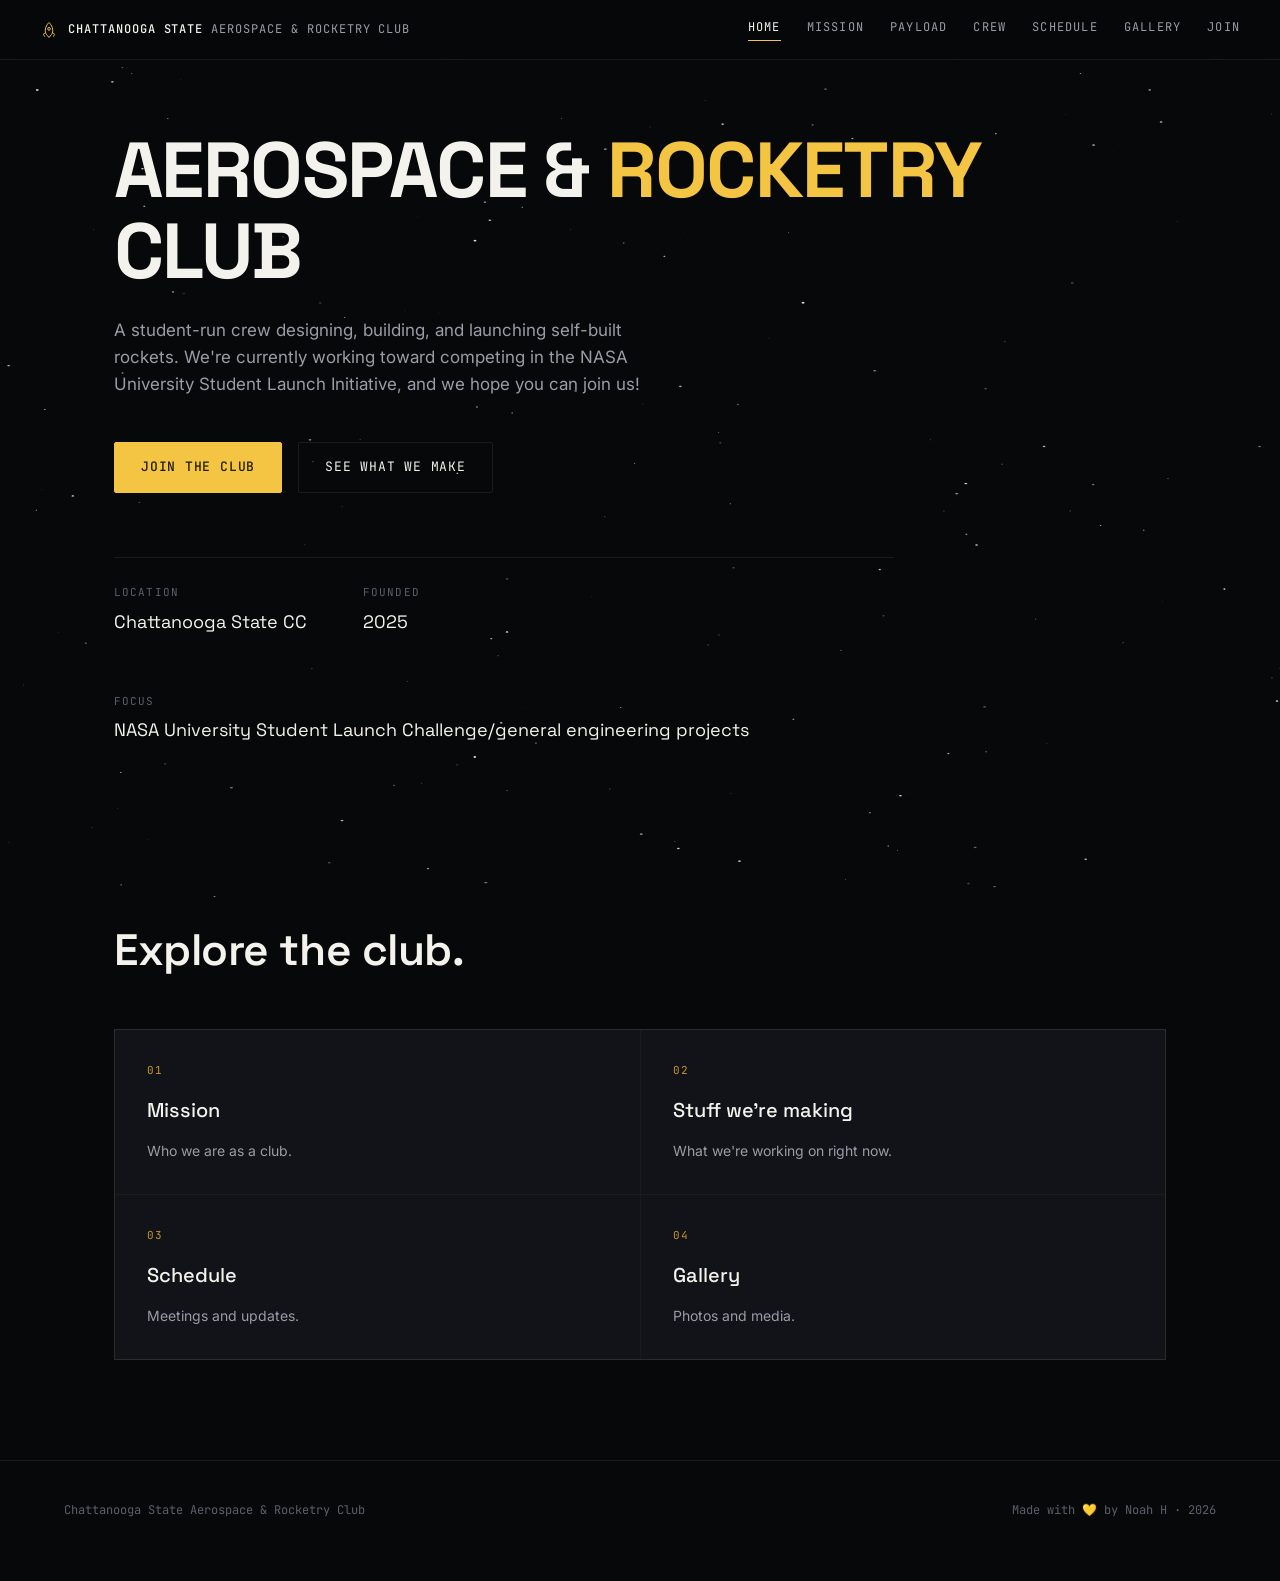
<file: index.html>
<!DOCTYPE html>
<html lang="en">
<head>
<meta charset="UTF-8">
<meta name="viewport" content="width=device-width, initial-scale=1.0">
<title>Aerospace &amp; Rocketry Club — Chattanooga State</title>
<link rel="preconnect" href="https://fonts.googleapis.com">
<link rel="preconnect" href="https://fonts.gstatic.com" crossorigin>
<link href="https://fonts.googleapis.com/css2?family=Space+Grotesk:wght@400;500;600;700&family=Inter:wght@400;500;600&family=JetBrains+Mono:wght@400;500&display=swap" rel="stylesheet">
<link rel="stylesheet" href="css/style.css">
</head>
<body>
<canvas id="stars"></canvas>
<div class="content">
<header class="topnav">
  <div class="brand">
    <svg width="18" height="18" viewBox="0 0 24 24" fill="none" xmlns="http://www.w3.org/2000/svg">
      <path d="M12 2C12 2 17 6.5 17 13C17 15.5 15.8 17.6 14.5 19L12 22L9.5 19C8.2 17.6 7 15.5 7 13C7 6.5 12 2 12 2Z" stroke="#f4c542" stroke-width="1.3" stroke-linejoin="round"/>
      <circle cx="12" cy="10.5" r="1.8" stroke="#f4c542" stroke-width="1.3"/>
      <path d="M7.5 15.5L4.5 17.5L6 20.5" stroke="#f4c542" stroke-width="1.1" stroke-linecap="round" stroke-linejoin="round"/>
      <path d="M16.5 15.5L19.5 17.5L18 20.5" stroke="#f4c542" stroke-width="1.1" stroke-linecap="round" stroke-linejoin="round"/>
    </svg>
    <span><strong>Chattanooga State</strong> Aerospace &amp; Rocketry Club</span>
  </div>
  <nav class="links">
    <a href="index.html">Home</a>
    <a href="about.html">Mission</a>
    <a href="programs.html">Payload</a>
    <a href="crew.html">Crew</a>
    <a href="schedule.html">Schedule</a>
    <a href="gallery.html">Gallery</a>
    <a href="join.html">Join</a>
  </nav>
</header>

  <section id="top">
    <h1>Aerospace &amp; <span class="accent">Rocketry</span> Club</h1>
    <p class="hero-sub">A student-run crew designing, building, and launching self-built rockets. We're currently working toward competing in the NASA University Student Launch Initiative, and we hope you can join us!</p>
    <div class="hero-cta">
      <a href="join.html" class="btn btn-primary">Join the club</a>
      <a href="programs.html" class="btn btn-ghost">See what we make</a>
    </div>
    <div class="hero-stats">
      <div><span class="label">Location</span><span class="value">Chattanooga State CC</span></div>
      <div><span class="label">Founded</span><span class="value">2025</span></div>
      <div><span class="label">Focus</span><span class="value">NASA University Student Launch Challenge/general engineering projects</span></div>
    </div>
  </section>

  <section>
    <h2 class="section-title">Explore the club.</h2>
    <div class="card-grid">
      <a class="card" href="about.html"><span class="tag">01</span><h3>Mission</h3><p>Who we are as a club.</p></a>
      <a class="card" href="programs.html"><span class="tag">02</span><h3>Stuff we're making</h3><p>What we're working on right now.</p></a>
      <a class="card" href="schedule.html"><span class="tag">03</span><h3>Schedule</h3><p>Meetings and updates.</p></a>
      <a class="card" href="gallery.html"><span class="tag">04</span><h3>Gallery</h3><p>Photos and media.</p></a>
    </div>
  </section>

<footer>
  <span>Chattanooga State Aerospace &amp; Rocketry Club</span>
  <span>Made with 💛 by Noah H &middot; 2026</span>
</footer>
</div>
<script src="js/main.js"></script>
</body>
</html>
</file>
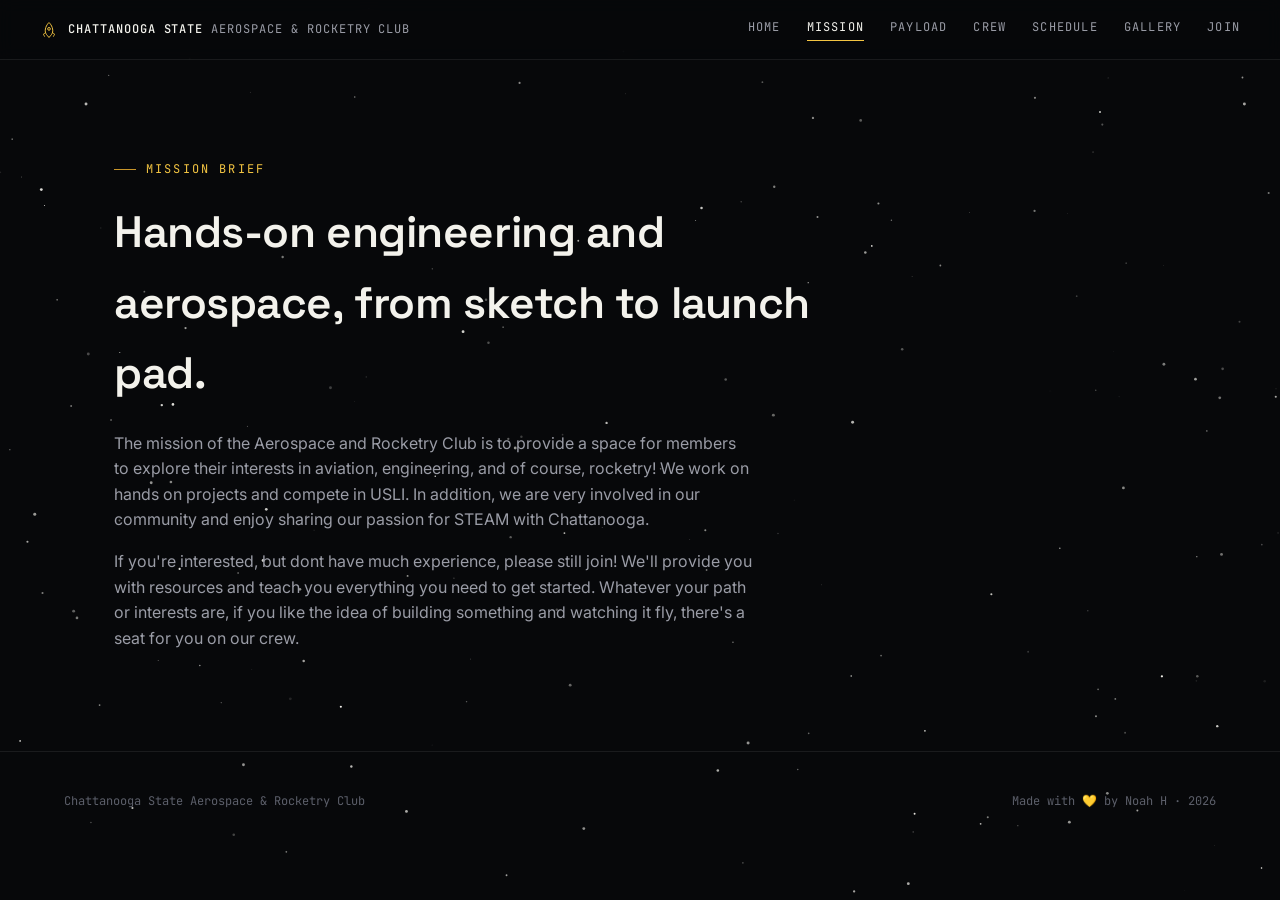
<file: about.html>
<!DOCTYPE html>
<html lang="en">
<head>
<meta charset="UTF-8">
<meta name="viewport" content="width=device-width, initial-scale=1.0">
<title>Mission Brief — Aerospace &amp; Rocketry Club</title>
<link rel="preconnect" href="https://fonts.googleapis.com">
<link rel="preconnect" href="https://fonts.gstatic.com" crossorigin>
<link href="https://fonts.googleapis.com/css2?family=Space+Grotesk:wght@400;500;600;700&family=Inter:wght@400;500;600&family=JetBrains+Mono:wght@400;500&display=swap" rel="stylesheet">
<link rel="stylesheet" href="css/style.css">
</head>
<body>
<canvas id="stars"></canvas>
<div class="content">
<header class="topnav">
  <div class="brand">
    <svg width="18" height="18" viewBox="0 0 24 24" fill="none" xmlns="http://www.w3.org/2000/svg">
      <path d="M12 2C12 2 17 6.5 17 13C17 15.5 15.8 17.6 14.5 19L12 22L9.5 19C8.2 17.6 7 15.5 7 13C7 6.5 12 2 12 2Z" stroke="#f4c542" stroke-width="1.3" stroke-linejoin="round"/>
      <circle cx="12" cy="10.5" r="1.8" stroke="#f4c542" stroke-width="1.3"/>
      <path d="M7.5 15.5L4.5 17.5L6 20.5" stroke="#f4c542" stroke-width="1.1" stroke-linecap="round" stroke-linejoin="round"/>
      <path d="M16.5 15.5L19.5 17.5L18 20.5" stroke="#f4c542" stroke-width="1.1" stroke-linecap="round" stroke-linejoin="round"/>
    </svg>
    <span><strong>Chattanooga State</strong> Aerospace &amp; Rocketry Club</span>
  </div>
  <nav class="links">
    <a href="index.html">Home</a>
    <a href="about.html">Mission</a>
    <a href="programs.html">Payload</a>
    <a href="crew.html">Crew</a>
    <a href="schedule.html">Schedule</a>
    <a href="gallery.html">Gallery</a>
    <a href="join.html">Join</a>
  </nav>
</header>

  <main class="page">
    <div class="eyebrow">Mission brief</div>
    <h2 class="section-title">Hands-on engineering and aerospace, from sketch to launch pad.</h2>
    <p style="color:var(--gray); margin-top:22px; max-width:640px; font-size:16px;">The mission of the Aerospace and Rocketry Club is to provide a space for members to explore their interests in aviation, engineering, and of course, rocketry! We work on hands on projects and compete in USLI. In addition, we are very involved in our community and enjoy sharing our passion for STEAM with Chattanooga.</p>
    <p style="color:var(--gray); margin-top:16px; max-width:640px; font-size:16px;">If you're interested, but dont have much experience, please still join! We'll provide you with resources and teach you everything you need to get started. Whatever your path or interests are, if you like the idea of building something and watching it fly, there's a seat for you on our crew.</p>
    
  </main>

<footer>
  <span>Chattanooga State Aerospace &amp; Rocketry Club</span>
  <span>Made with 💛 by Noah H &middot; 2026</span>
</footer>
</div>
<script src="js/main.js"></script>
</body>
</html>
</file>
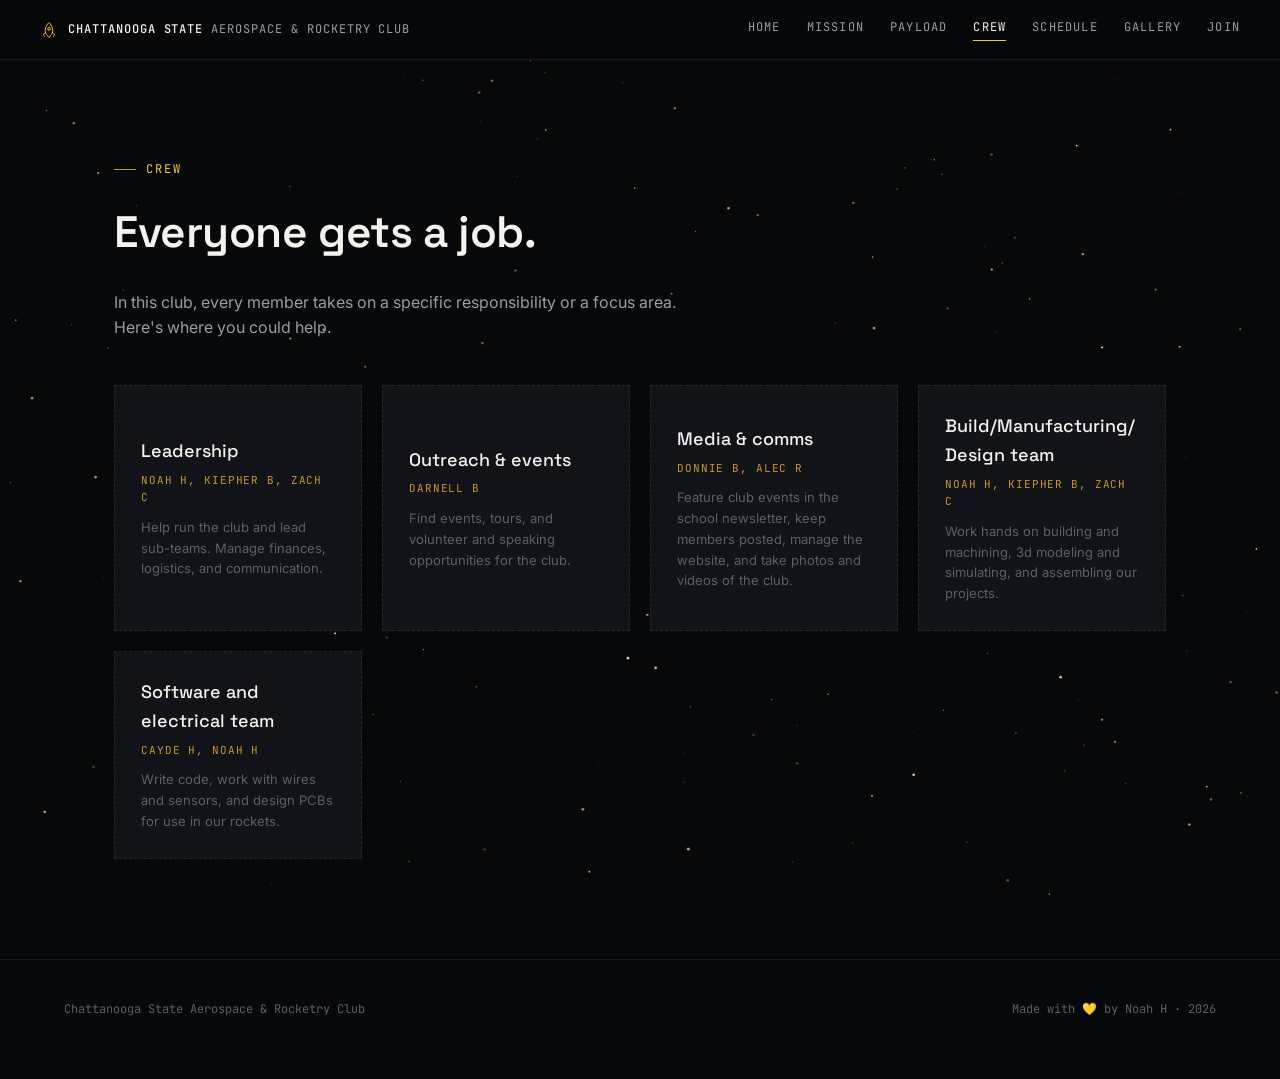
<file: crew.html>
<!DOCTYPE html>
<html lang="en">
<head>
<meta charset="UTF-8">
<meta name="viewport" content="width=device-width, initial-scale=1.0">
<title>Crew — Aerospace &amp; Rocketry Club</title>
<link rel="preconnect" href="https://fonts.googleapis.com">
<link rel="preconnect" href="https://fonts.gstatic.com" crossorigin>
<link href="https://fonts.googleapis.com/css2?family=Space+Grotesk:wght@400;500;600;700&family=Inter:wght@400;500;600&family=JetBrains+Mono:wght@400;500&display=swap" rel="stylesheet">
<link rel="stylesheet" href="css/style.css">
</head>
<body>
<canvas id="stars"></canvas>
<div class="content">
<header class="topnav">
  <div class="brand">
    <svg width="18" height="18" viewBox="0 0 24 24" fill="none" xmlns="http://www.w3.org/2000/svg">
      <path d="M12 2C12 2 17 6.5 17 13C17 15.5 15.8 17.6 14.5 19L12 22L9.5 19C8.2 17.6 7 15.5 7 13C7 6.5 12 2 12 2Z" stroke="#f4c542" stroke-width="1.3" stroke-linejoin="round"/>
      <circle cx="12" cy="10.5" r="1.8" stroke="#f4c542" stroke-width="1.3"/>
      <path d="M7.5 15.5L4.5 17.5L6 20.5" stroke="#f4c542" stroke-width="1.1" stroke-linecap="round" stroke-linejoin="round"/>
      <path d="M16.5 15.5L19.5 17.5L18 20.5" stroke="#f4c542" stroke-width="1.1" stroke-linecap="round" stroke-linejoin="round"/>
    </svg>
    <span><strong>Chattanooga State</strong> Aerospace &amp; Rocketry Club</span>
  </div>
  <nav class="links">
    <a href="index.html">Home</a>
    <a href="about.html">Mission</a>
    <a href="programs.html">Payload</a>
    <a href="crew.html">Crew</a>
    <a href="schedule.html">Schedule</a>
    <a href="gallery.html">Gallery</a>
    <a href="join.html">Join</a>
  </nav>
</header>

  <main class="page">
    <div class="eyebrow">Crew</div>
    <h2 class="section-title">Everyone gets a job.</h2>
    <p style="color:var(--gray); margin-top:22px; max-width:600px; font-size:16px;">In this club, every member takes on a specific responsibility or a focus area. Here's where you could help.</p>
    <div class="crew-grid">
      <div class="crew-card"><h3>Leadership</h3><div class="crew-role">Noah H, Kiepher B, Zach C</div><p>Help run the club and lead sub-teams. Manage finances, logistics, and communication.</p></div>
      <div class="crew-card"><h3>Outreach &amp; events</h3><div class="crew-role">Darnell B</div><p>Find events, tours, and volunteer and speaking opportunities for the club.</p></div>
      <div class="crew-card"><h3>Media &amp; comms</h3><div class="crew-role">Donnie B, Alec R</div><p>Feature club events in the school newsletter, keep members posted, manage the website, and take photos and videos of the club.</p></div>
      <div class="crew-card"><h3>Build/Manufacturing/     Design team</h3><div class="crew-role">Noah H, Kiepher B, Zach C</div><p>Work hands on building and machining, 3d modeling and simulating, and assembling our projects.</p></div>
      <div class="crew-card"><h3>Software and electrical team</h3><div class="crew-role">Cayde H, Noah H</div><p>Write code, work with wires and sensors, and design PCBs for use in our rockets.</p></div>
    </div>
  </main>

<footer>
  <span>Chattanooga State Aerospace &amp; Rocketry Club</span>
  <span>Made with 💛 by Noah H &middot; 2026</span>
</footer>
</div>
<script src="js/main.js"></script>
</body>
</html>
</file>
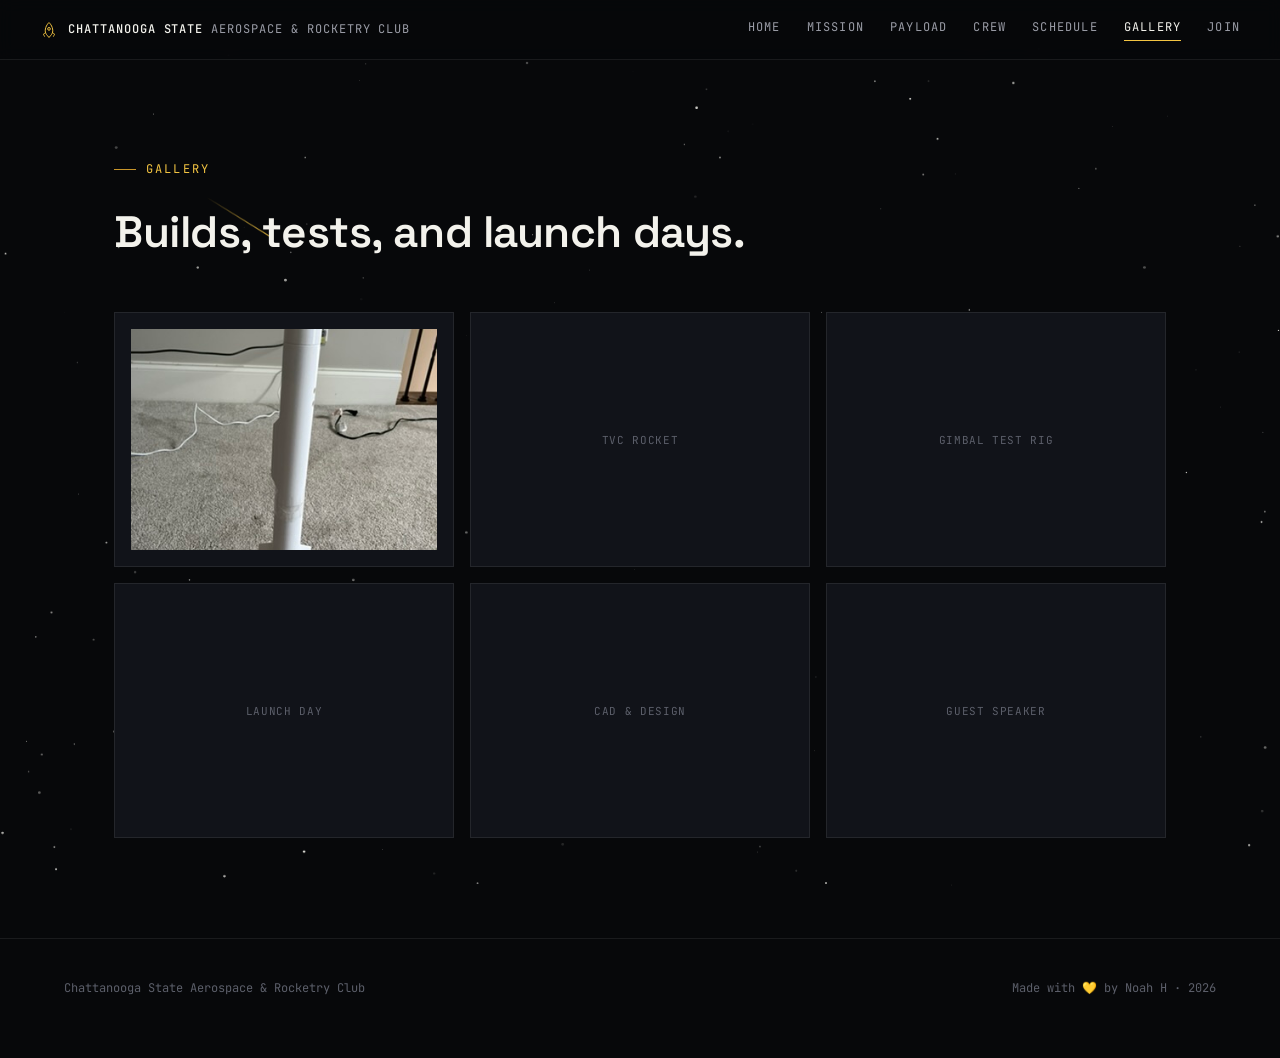
<file: gallery.html>
<!DOCTYPE html>
<html lang="en">
<head>
<meta charset="UTF-8">
<meta name="viewport" content="width=device-width, initial-scale=1.0">
<title>Gallery — Aerospace &amp; Rocketry Club</title>
<link rel="preconnect" href="https://fonts.googleapis.com">
<link rel="preconnect" href="https://fonts.gstatic.com" crossorigin>
<link href="https://fonts.googleapis.com/css2?family=Space+Grotesk:wght@400;500;600;700&family=Inter:wght@400;500;600&family=JetBrains+Mono:wght@400;500&display=swap" rel="stylesheet">
<link rel="stylesheet" href="css/style.css">
</head>
<body>
<canvas id="stars"></canvas>
<div class="content">
<header class="topnav">
  <div class="brand">
    <svg width="18" height="18" viewBox="0 0 24 24" fill="none" xmlns="http://www.w3.org/2000/svg">
      <path d="M12 2C12 2 17 6.5 17 13C17 15.5 15.8 17.6 14.5 19L12 22L9.5 19C8.2 17.6 7 15.5 7 13C7 6.5 12 2 12 2Z" stroke="#f4c542" stroke-width="1.3" stroke-linejoin="round"/>
      <circle cx="12" cy="10.5" r="1.8" stroke="#f4c542" stroke-width="1.3"/>
      <path d="M7.5 15.5L4.5 17.5L6 20.5" stroke="#f4c542" stroke-width="1.1" stroke-linecap="round" stroke-linejoin="round"/>
      <path d="M16.5 15.5L19.5 17.5L18 20.5" stroke="#f4c542" stroke-width="1.1" stroke-linecap="round" stroke-linejoin="round"/>
    </svg>
    <span><strong>Chattanooga State</strong> Aerospace &amp; Rocketry Club</span>
  </div>
  <nav class="links">
    <a href="index.html">Home</a>
    <a href="about.html">Mission</a>
    <a href="programs.html">Payload</a>
    <a href="crew.html">Crew</a>
    <a href="schedule.html">Schedule</a>
    <a href="gallery.html">Gallery</a>
    <a href="join.html">Join</a>
  </nav>
</header>

  <main class="page">
    <div class="eyebrow">Gallery</div>
    <h2 class="section-title">Builds, tests, and launch days.</h2>
    <div class="gallery-grid">
<div class="gallery-item">
  <img src="photos/087247A4-C97C-4AC6-9565-EB2F91C0C88D_4_5005_c.jpeg" alt="Build night" style="width:100%; height:100%; object-fit:cover;">
</div>      
      <div class="gallery-item"><path d="M12 2C12 2 17 6.5 17 13C17 15.5 15.8 17.6 14.5 19L12 22L9.5 19C8.2 17.6 7 15.5 7 13C7 6.5 12 2 12 2Z" stroke="currentColor" stroke-width="1.2" stroke-linejoin="round"/><circle cx="12" cy="10.5" r="1.6" stroke="currentColor" stroke-width="1.2"/></svg><span>TVC rocket</span></div>
      <div class="gallery-item"><path d="M12 2C12 2 17 6.5 17 13C17 15.5 15.8 17.6 14.5 19L12 22L9.5 19C8.2 17.6 7 15.5 7 13C7 6.5 12 2 12 2Z" stroke="currentColor" stroke-width="1.2" stroke-linejoin="round"/><circle cx="12" cy="10.5" r="1.6" stroke="currentColor" stroke-width="1.2"/></svg><span>Gimbal test rig</span></div>
      <div class="gallery-item"><path d="M12 2C12 2 17 6.5 17 13C17 15.5 15.8 17.6 14.5 19L12 22L9.5 19C8.2 17.6 7 15.5 7 13C7 6.5 12 2 12 2Z" stroke="currentColor" stroke-width="1.2" stroke-linejoin="round"/><circle cx="12" cy="10.5" r="1.6" stroke="currentColor" stroke-width="1.2"/></svg><span>Launch day</span></div>
      <div class="gallery-item"><path d="M12 2C12 2 17 6.5 17 13C17 15.5 15.8 17.6 14.5 19L12 22L9.5 19C8.2 17.6 7 15.5 7 13C7 6.5 12 2 12 2Z" stroke="currentColor" stroke-width="1.2" stroke-linejoin="round"/><circle cx="12" cy="10.5" r="1.6" stroke="currentColor" stroke-width="1.2"/></svg><span>CAD &amp; design</span></div>
      <div class="gallery-item"><path d="M12 2C12 2 17 6.5 17 13C17 15.5 15.8 17.6 14.5 19L12 22L9.5 19C8.2 17.6 7 15.5 7 13C7 6.5 12 2 12 2Z" stroke="currentColor" stroke-width="1.2" stroke-linejoin="round"/><circle cx="12" cy="10.5" r="1.6" stroke="currentColor" stroke-width="1.2"/></svg><span>Guest speaker</span></div>
    </div>
  </main>

<footer>
  <span>Chattanooga State Aerospace &amp; Rocketry Club</span>
  <span>Made with 💛 by Noah H &middot; 2026</span>
</footer>
</div>
<script src="js/main.js"></script>
</body>
</html>
</file>
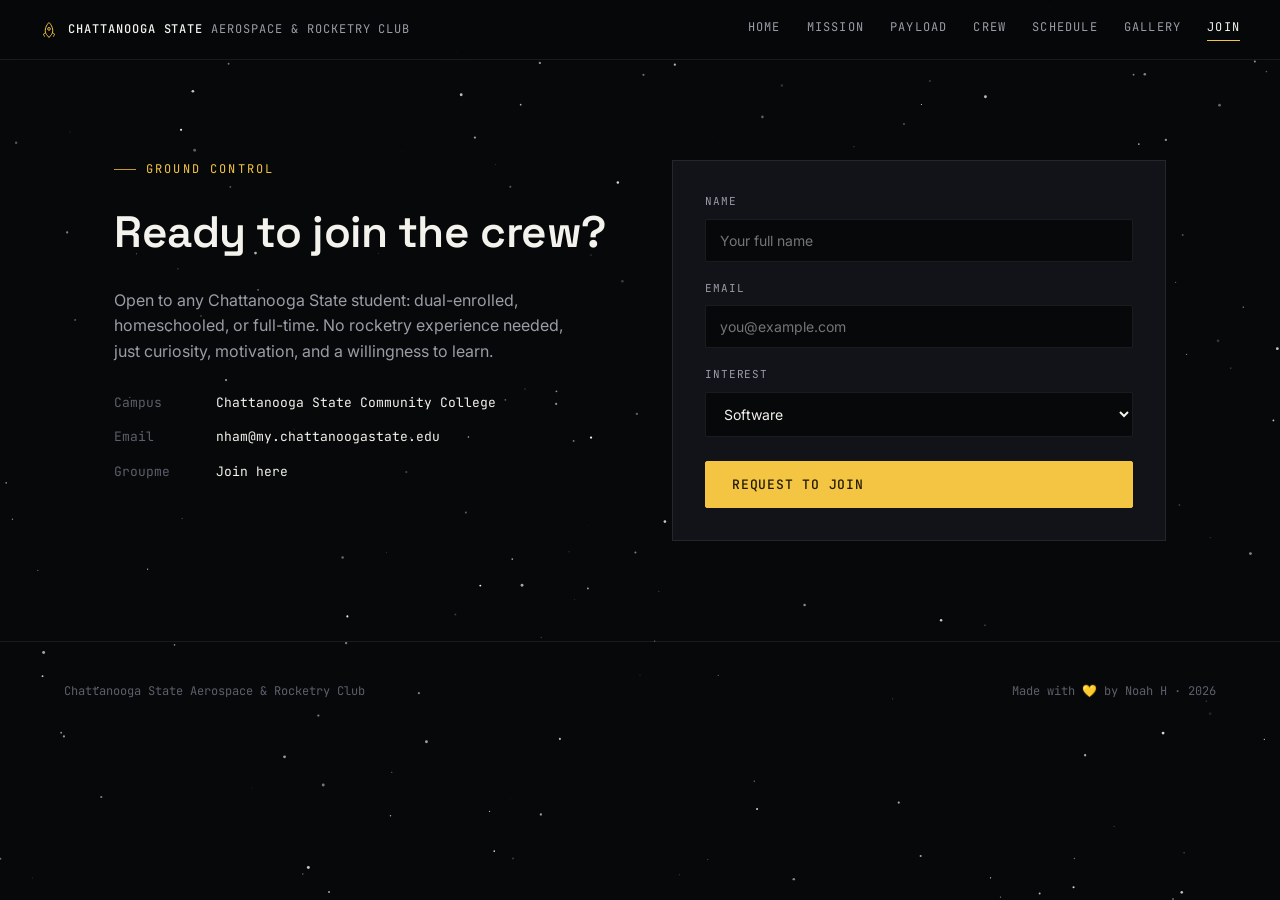
<file: join.html>
<!DOCTYPE html>
<html lang="en">
<head>
<meta charset="UTF-8">
<meta name="viewport" content="width=device-width, initial-scale=1.0">
<title>Join — Aerospace &amp; Rocketry Club</title>
<link rel="preconnect" href="https://fonts.googleapis.com">
<link rel="preconnect" href="https://fonts.gstatic.com" crossorigin>
<link href="https://fonts.googleapis.com/css2?family=Space+Grotesk:wght@400;500;600;700&family=Inter:wght@400;500;600&family=JetBrains+Mono:wght@400;500&display=swap" rel="stylesheet">
<link rel="stylesheet" href="css/style.css">
</head>
<body>
<canvas id="stars"></canvas>
<div class="content">
<header class="topnav">
  <div class="brand">
    <svg width="18" height="18" viewBox="0 0 24 24" fill="none" xmlns="http://www.w3.org/2000/svg">
      <path d="M12 2C12 2 17 6.5 17 13C17 15.5 15.8 17.6 14.5 19L12 22L9.5 19C8.2 17.6 7 15.5 7 13C7 6.5 12 2 12 2Z" stroke="#f4c542" stroke-width="1.3" stroke-linejoin="round"/>
      <circle cx="12" cy="10.5" r="1.8" stroke="#f4c542" stroke-width="1.3"/>
      <path d="M7.5 15.5L4.5 17.5L6 20.5" stroke="#f4c542" stroke-width="1.1" stroke-linecap="round" stroke-linejoin="round"/>
      <path d="M16.5 15.5L19.5 17.5L18 20.5" stroke="#f4c542" stroke-width="1.1" stroke-linecap="round" stroke-linejoin="round"/>
    </svg>
    <span><strong>Chattanooga State</strong> Aerospace &amp; Rocketry Club</span>
  </div>
  <nav class="links">
    <a href="index.html">Home</a>
    <a href="about.html">Mission</a>
    <a href="programs.html">Payload</a>
    <a href="crew.html">Crew</a>
    <a href="schedule.html">Schedule</a>
    <a href="gallery.html">Gallery</a>
    <a href="join.html">Join</a>
  </nav>
</header>

  <main class="page" id="ground-control">
    <div>
      <div class="eyebrow">Ground control</div>
      <h2 class="section-title">Ready to join the crew?</h2>
      <p>Open to any Chattanooga State student: dual-enrolled, homeschooled, or full-time. No rocketry experience needed, just curiosity, motivation, and a willingness to learn.</p>
      <div class="contact-list">
        <div><span>Campus</span> <a href="https://www.chattanoogastate.edu/">Chattanooga State Community College</a></div> 
        <div><span>Email</span> nham@my.chattanoogastate.edu</div>
        <div><span>Groupme</span> <a href="https://groupme.com/join_group/111048037/WSwKbSjI">Join here</a></div>
      </div>
    </div>
    <form class="join-form" onsubmit="event.preventDefault(); this.querySelector('button').textContent='Request received';">
      <div class="field"><label for="jf-name">Name</label><input id="jf-name" type="text" placeholder="Your full name" required></div>
      <div class="field"><label for="jf-email">Email</label><input id="jf-email" type="email" placeholder="you@example.com" required></div>
      <div class="field">
        <label for="jf-interest">Interest</label>
        <select id="jf-interest">
          <option>Software</option>
          <option>Design and build</option>
          <option>Leadership</option>
          <option>Media</option>
          <option>Outreach, events &amp; newsletter</option>
          <option>Not sure yet, just curious</option>
        </select>
      </div>
      <button type="submit" class="btn btn-primary">Request to join</button>
    </form>
  </main>

<footer>
  <span>Chattanooga State Aerospace &amp; Rocketry Club</span>
  <span>Made with 💛 by Noah H &middot; 2026</span>
</footer>
</div>
<script src="js/main.js"></script>
</body>
</html>
</file>
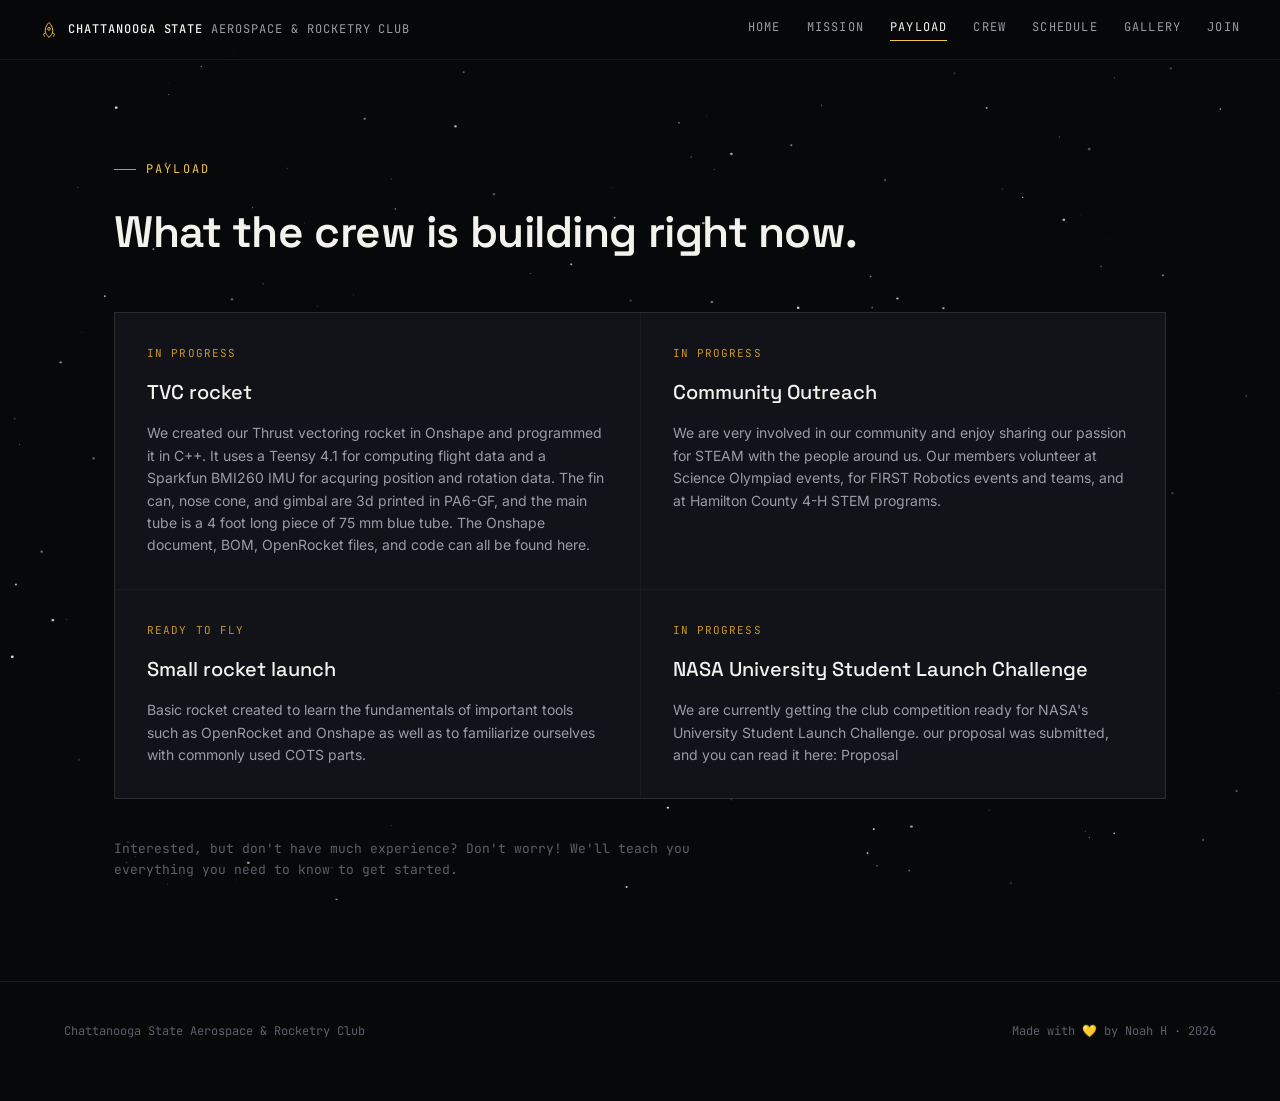
<file: programs.html>
<!DOCTYPE html>
<html lang="en">
<head>
<meta charset="UTF-8">
<meta name="viewport" content="width=device-width, initial-scale=1.0">
<title>Payload — Aerospace &amp; Rocketry Club</title>
<link rel="preconnect" href="https://fonts.googleapis.com">
<link rel="preconnect" href="https://fonts.gstatic.com" crossorigin>
<link href="https://fonts.googleapis.com/css2?family=Space+Grotesk:wght@400;500;600;700&family=Inter:wght@400;500;600&family=JetBrains+Mono:wght@400;500&display=swap" rel="stylesheet">
<link rel="stylesheet" href="css/style.css">
</head>
<body>
<canvas id="stars"></canvas>
<div class="content">
<header class="topnav">
  <div class="brand">
    <svg width="18" height="18" viewBox="0 0 24 24" fill="none" xmlns="http://www.w3.org/2000/svg">
      <path d="M12 2C12 2 17 6.5 17 13C17 15.5 15.8 17.6 14.5 19L12 22L9.5 19C8.2 17.6 7 15.5 7 13C7 6.5 12 2 12 2Z" stroke="#f4c542" stroke-width="1.3" stroke-linejoin="round"/>
      <circle cx="12" cy="10.5" r="1.8" stroke="#f4c542" stroke-width="1.3"/>
      <path d="M7.5 15.5L4.5 17.5L6 20.5" stroke="#f4c542" stroke-width="1.1" stroke-linecap="round" stroke-linejoin="round"/>
      <path d="M16.5 15.5L19.5 17.5L18 20.5" stroke="#f4c542" stroke-width="1.1" stroke-linecap="round" stroke-linejoin="round"/>
    </svg>
    <span><strong>Chattanooga State</strong> Aerospace &amp; Rocketry Club</span>
  </div>
  <nav class="links">
    <a href="index.html">Home</a>
    <a href="about.html">Mission</a>
    <a href="programs.html">Payload</a>
    <a href="crew.html">Crew</a>
    <a href="schedule.html">Schedule</a>
    <a href="gallery.html">Gallery</a>
    <a href="join.html">Join</a>
  </nav>
</header>

  <main class="page">
    <div class="eyebrow">Payload</div>
    <h2 class="section-title">What the crew is building right now.</h2>
    <div class="card-grid">
      <div class="card">
        <span class="tag">In progress</span>
        <h3>TVC rocket </h3>
        <p>We created our Thrust vectoring rocket in Onshape and programmed it in C++. It uses a Teensy 4.1 for computing flight data and a Sparkfun BMI260 IMU for acquring position and rotation data. The fin can, nose cone, and gimbal are 3d printed in PA6-GF, and the main tube is a 4 foot long piece of 75 mm blue tube. The Onshape document, BOM, OpenRocket files, and code can all be found here.</p>
      </div>
      <div class="card">
        <span class="tag">In progress</span>
        <h3>Community Outreach</h3>
        <p>We are very involved in our community and enjoy sharing our passion for STEAM with the people around us. Our members volunteer at Science Olympiad events, for FIRST Robotics events and teams, and at Hamilton County 4-H STEM programs.</p>
      </div>
      <div class="card">
        <span class="tag">Ready to fly</span>
        <h3>Small rocket launch</h3>
        <p>Basic rocket created to learn the fundamentals of important tools such as OpenRocket and Onshape as well as to familiarize ourselves with commonly used COTS parts.</p>
      </div>
      <div class="card">
        <span class="tag">In progress</span>
        <h3>NASA University Student Launch Challenge</h3>
        <p>We are currently getting the club competition ready for NASA's University Student Launch Challenge. our proposal was submitted, and you can read it here: <a href="https://docs.google.com/document/d/1U1lHjJQkFoJsT6-XpjZYIw_hO2k6st67Icg2wPRDnG0/tab=t.0">Proposal</a></p>
      </div>
    </div>
    <p style="margin-top:40px; color:var(--gray-dim); font-family:var(--font-mono); font-size:13px; max-width:600px;">Interested, but don't have much experience? Don't worry! We'll teach you everything you need to know to get started.</p>
  </main>

<footer>
  <span>Chattanooga State Aerospace &amp; Rocketry Club</span>
  <span>Made with 💛 by Noah H &middot; 2026</span>
</footer>
</div>
<script src="js/main.js"></script>
</body>
</html>
</file>
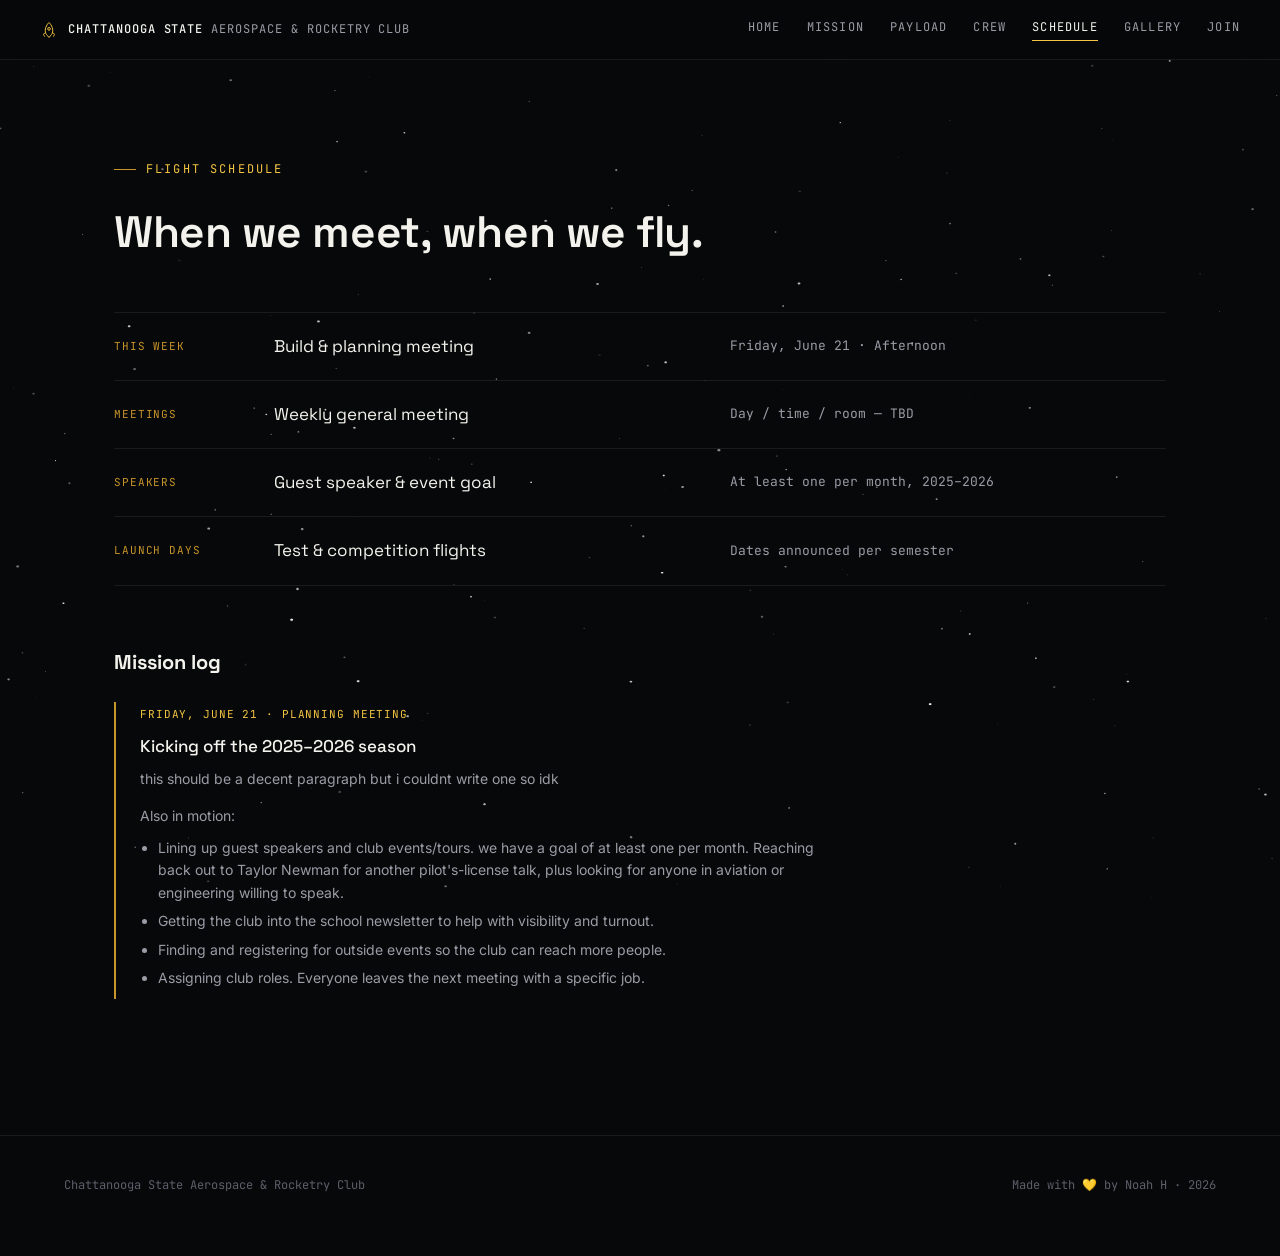
<file: schedule.html>
<!DOCTYPE html>
<html lang="en">
<head>
<meta charset="UTF-8">
<meta name="viewport" content="width=device-width, initial-scale=1.0">
<title>Schedule &amp; Mission Log — Aerospace &amp; Rocketry Club</title>
<link rel="preconnect" href="https://fonts.googleapis.com">
<link rel="preconnect" href="https://fonts.gstatic.com" crossorigin>
<link href="https://fonts.googleapis.com/css2?family=Space+Grotesk:wght@400;500;600;700&family=Inter:wght@400;500;600&family=JetBrains+Mono:wght@400;500&display=swap" rel="stylesheet">
<link rel="stylesheet" href="css/style.css">
</head>
<body>
<canvas id="stars"></canvas>
<div class="content">
<header class="topnav">
  <div class="brand">
    <svg width="18" height="18" viewBox="0 0 24 24" fill="none" xmlns="http://www.w3.org/2000/svg">
      <path d="M12 2C12 2 17 6.5 17 13C17 15.5 15.8 17.6 14.5 19L12 22L9.5 19C8.2 17.6 7 15.5 7 13C7 6.5 12 2 12 2Z" stroke="#f4c542" stroke-width="1.3" stroke-linejoin="round"/>
      <circle cx="12" cy="10.5" r="1.8" stroke="#f4c542" stroke-width="1.3"/>
      <path d="M7.5 15.5L4.5 17.5L6 20.5" stroke="#f4c542" stroke-width="1.1" stroke-linecap="round" stroke-linejoin="round"/>
      <path d="M16.5 15.5L19.5 17.5L18 20.5" stroke="#f4c542" stroke-width="1.1" stroke-linecap="round" stroke-linejoin="round"/>
    </svg>
    <span><strong>Chattanooga State</strong> Aerospace &amp; Rocketry Club</span>
  </div>
  <nav class="links">
    <a href="index.html">Home</a>
    <a href="about.html">Mission</a>
    <a href="programs.html">Payload</a>
    <a href="crew.html">Crew</a>
    <a href="schedule.html">Schedule</a>
    <a href="gallery.html">Gallery</a>
    <a href="join.html">Join</a>
  </nav>
</header>

  <main class="page">
    <div class="eyebrow">Flight schedule</div>
    <h2 class="section-title">When we meet, when we fly.</h2>
    <div class="flight-log">
      <div class="log-row"><span class="log-tag">This week</span><span class="log-main">Build &amp; planning meeting</span><span class="log-detail">Friday, June 21 &middot; Afternoon</span></div>
      <div class="log-row"><span class="log-tag">Meetings</span><span class="log-main">Weekly general meeting</span><span class="log-detail">Day / time / room — TBD</span></div>
      <div class="log-row"><span class="log-tag">Speakers</span><span class="log-main">Guest speaker &amp; event goal</span><span class="log-detail">At least one per month, 2025&ndash;2026</span></div>
      <div class="log-row"><span class="log-tag">Launch days</span><span class="log-main">Test &amp; competition flights</span><span class="log-detail">Dates announced per semester</span></div>
    </div>

    <div class="mission-log">
      <h3 class="mlog-title">Mission log</h3>
      <div class="mlog-entry">
        <div class="mlog-date">Friday, June 21 &middot; Planning meeting</div>
        <h4>Kicking off the 2025&ndash;2026 season</h4>
        <p>this should be a decent paragraph but i couldnt write one so idk</p>
        <p style="margin-top:14px;">Also in motion:</p>
        <ul class="mlog-list">
          <li>Lining up guest speakers and club events/tours. we have a goal of at least one per month. Reaching back out to Taylor Newman for another pilot's-license talk, plus looking for anyone in aviation or engineering willing to speak.</li>
          <li>Getting the club into the school newsletter to help with visibility and turnout.</li>
          <li>Finding and registering for outside events so the club can reach more people.</li>
          <li>Assigning club roles. Everyone leaves the next meeting with a specific job.</li>
        </ul>
      </div>
    </div>
  </main>

<footer>
  <span>Chattanooga State Aerospace &amp; Rocketry Club</span>
  <span>Made with 💛 by Noah H &middot; 2026</span>
</footer>
</div>
<script src="js/main.js"></script>
</body>
</html>
</file>
<file: css/style.css>
:root{
  --void:#07080a;
  --panel:#111319;
  --panel-2:#171a21;
  --hairline:rgba(244,197,66,0.16);
  --hairline-soft:rgba(255,255,255,0.08);
  --yellow:#f4c542;
  --yellow-deep:#c8952a;
  --white:#f3f2ec;
  --gray:#9a9ca6;
  --gray-dim:#5c5f6a;
  --font-display:'Space Grotesk', sans-serif;
  --font-body:'Inter', sans-serif;
  --font-mono:'JetBrains Mono', monospace;
}
*{box-sizing:border-box; margin:0; padding:0;}
html{scroll-behavior:smooth;}
body{
  background:var(--void);
  color:var(--white);
  font-family:var(--font-body);
  line-height:1.6;
  overflow-x:hidden;
  position:relative;
}
#stars{ position:fixed; top:0; left:0; width:100%; height:100%; z-index:0; pointer-events:none; }
.content{ position:relative; z-index:1; }
::selection{ background:var(--yellow); color:var(--void); }
a{ color:inherit; text-decoration:none; }
img{ max-width:100%; display:block; }
@media (prefers-reduced-motion: reduce){ html{ scroll-behavior:auto; } }

header.topnav{
  position:sticky; top:0; z-index:10;
  display:flex; align-items:center; justify-content:space-between;
  padding:18px 40px; background:rgba(7,8,10,0.85); backdrop-filter:blur(8px);
  border-bottom:1px solid var(--hairline-soft);
}
.brand{ display:flex; align-items:center; gap:10px; font-family:var(--font-mono); font-size:12px; letter-spacing:0.08em; color:var(--gray); text-transform:uppercase; }
.brand svg{ flex-shrink:0; }
.brand strong{ color:var(--white); font-weight:500; }
nav.links{ display:flex; gap:26px; flex-wrap:wrap; }
nav.links a{
  font-family:var(--font-mono); font-size:12px; letter-spacing:0.1em; text-transform:uppercase;
  color:var(--gray); position:relative; padding-bottom:4px; transition:color .25s ease;
}
nav.links a::after{ content:""; position:absolute; left:0; bottom:0; width:0; height:1px; background:var(--yellow); transition:width .25s ease; }
nav.links a:hover, nav.links a.active{ color:var(--white); }
nav.links a:hover::after, nav.links a.active::after{ width:100%; }
.nav-toggle{ display:none; }
@media (max-width: 780px){
  nav.links{ display:none; }
  header.topnav{ padding:16px 20px; }
}

section, main.page{ padding:100px 64px; max-width:1180px; margin:0 auto; }
@media (max-width: 720px){ section, main.page{ padding:70px 24px; } }

.eyebrow{
  font-family:var(--font-mono); font-size:12px; letter-spacing:0.18em; text-transform:uppercase;
  color:var(--yellow); display:flex; align-items:center; gap:10px; margin-bottom:18px;
}
.eyebrow::before{ content:""; width:22px; height:1px; background:var(--yellow-deep); }
h2.section-title{
  font-family:var(--font-display); font-weight:600; font-size:clamp(28px,4vw,44px);
  letter-spacing:-0.01em; max-width:760px;
}

#top{
  min-height:80vh; display:flex; flex-direction:column; justify-content:center;
  padding-top:70px; padding-bottom:70px; position:relative;
}
.hero-readout{
  font-family:var(--font-mono); font-size:12px; letter-spacing:0.14em; color:var(--gray);
  text-transform:uppercase; margin-bottom:28px; display:flex; align-items:center; gap:10px;
}
.hero-readout .dot{ width:6px; height:6px; border-radius:50%; background:var(--yellow); box-shadow:0 0 6px 1px rgba(244,197,66,0.6); }
h1{
  font-family:var(--font-display); font-weight:700; font-size:clamp(38px,6.5vw,78px);
  line-height:1.03; letter-spacing:-0.02em; max-width:920px; text-transform:uppercase;
}
h1 .accent{ color:var(--yellow); }
.hero-sub{ margin-top:26px; max-width:560px; font-size:17px; color:var(--gray); }
.hero-cta{ margin-top:44px; display:flex; gap:16px; flex-wrap:wrap; }
.btn{
  font-family:var(--font-mono); font-size:13px; letter-spacing:0.06em; text-transform:uppercase;
  padding:14px 26px; border-radius:2px; display:inline-flex; align-items:center; gap:8px;
  cursor:pointer; transition:transform .2s ease, background .2s ease, border-color .2s ease; border:1px solid transparent;
}
.btn:hover{ transform:translateY(-2px); }
.btn-primary{ background:var(--yellow); color:#221a05; font-weight:500; border-color:var(--yellow); }
.btn-primary:hover{ background:#ffd25c; }
.btn-ghost{ background:transparent; color:var(--white); border-color:var(--hairline-soft); }
.btn-ghost:hover{ border-color:var(--yellow-deep); color:var(--yellow); }

.hero-stats{
  margin-top:64px; display:flex; gap:56px; flex-wrap:wrap;
  border-top:1px solid var(--hairline-soft); padding-top:26px; max-width:780px;
}
.hero-stats div{ display:flex; flex-direction:column; gap:6px; }
.hero-stats .label{ font-family:var(--font-mono); font-size:11px; letter-spacing:0.1em; text-transform:uppercase; color:var(--gray-dim); }
.hero-stats .value{ font-family:var(--font-display); font-size:18px; color:var(--white); }

.pillars{ display:flex; flex-direction:column; gap:0; margin-top:40px; max-width:760px; }
.pillar{ display:flex; gap:20px; padding:22px 0; border-top:1px solid var(--hairline-soft); }
.pillar:last-child{ border-bottom:1px solid var(--hairline-soft); }
.pillar .num{ font-family:var(--font-mono); font-size:12px; color:var(--yellow-deep); padding-top:3px; }
.pillar h3{ font-family:var(--font-display); font-size:18px; font-weight:500; margin-bottom:6px; }
.pillar p{ margin:0; font-size:14px; color:var(--gray); }

.card-grid{
  display:grid; grid-template-columns:repeat(2, 1fr); gap:1px; margin-top:44px;
  background:var(--hairline-soft); border:1px solid var(--hairline-soft);
}
.card{ background:var(--panel); padding:32px; display:flex; flex-direction:column; gap:14px; transition:background .25s ease; }
.card:hover{ background:var(--panel-2); }
.card .tag{ font-family:var(--font-mono); font-size:11px; letter-spacing:0.1em; text-transform:uppercase; color:var(--yellow-deep); }
.card h3{ font-family:var(--font-display); font-size:20px; font-weight:500; }
.card p{ color:var(--gray); font-size:14px; }
@media (max-width: 720px){ .card-grid{ grid-template-columns:1fr; } }

.crew-grid{ margin-top:44px; display:grid; grid-template-columns:repeat(auto-fit, minmax(220px, 1fr)); gap:20px; }
.crew-card{ border:1px dashed var(--hairline-soft); padding:26px; background:var(--panel); display:flex; flex-direction:column; justify-content:center; }
.crew-role{ font-family:var(--font-mono); font-size:11px; letter-spacing:0.08em; text-transform:uppercase; color:var(--yellow-deep); margin-top:6px; }
.crew-card h3{ font-family:var(--font-display); font-size:18px; font-weight:500; }
.crew-card p{ font-size:13px; color:var(--gray-dim); margin-top:10px; }

.flight-log{ margin-top:44px; border-top:1px solid var(--hairline-soft); }
.log-row{ display:grid; grid-template-columns:140px 1fr 1fr; gap:20px; padding:20px 0; border-bottom:1px solid var(--hairline-soft); align-items:center; }
.log-row .log-tag{ font-family:var(--font-mono); font-size:11px; letter-spacing:0.08em; text-transform:uppercase; color:var(--yellow-deep); }
.log-row .log-main{ font-family:var(--font-display); font-size:17px; }
.log-row .log-detail{ font-family:var(--font-mono); font-size:13px; color:var(--gray); }
@media (max-width: 640px){ .log-row{ grid-template-columns:1fr; gap:6px; } }

.mission-log{ margin-top:60px; }
.mission-log h3.mlog-title{ font-family:var(--font-display); font-size:20px; margin-bottom:24px; }
.mlog-entry{ border-left:2px solid var(--yellow-deep); padding:4px 0 4px 24px; margin-bottom:36px; }
.mlog-date{ font-family:var(--font-mono); font-size:11px; letter-spacing:0.08em; text-transform:uppercase; color:var(--yellow); margin-bottom:10px; }
.mlog-entry h4{ font-family:var(--font-display); font-size:17px; font-weight:500; margin-bottom:8px; }
.mlog-entry p{ color:var(--gray); font-size:14px; margin-bottom:6px; max-width:680px; }
.mlog-list{ color:var(--gray); font-size:14px; margin:10px 0 6px 18px; max-width:660px; }
.mlog-list li{ margin-bottom:6px; }

.gallery-grid{ margin-top:44px; display:grid; grid-template-columns:repeat(3, 1fr); gap:16px; }
.gallery-item{
  aspect-ratio:4/3; background:var(--panel); border:1px solid var(--hairline-soft);
  display:flex; flex-direction:column; align-items:center; justify-content:center; gap:10px;
  color:var(--gray-dim); text-align:center; padding:16px;
}
.gallery-item .icon{ color:var(--yellow-deep); }
.gallery-item span{ font-family:var(--font-mono); font-size:11px; letter-spacing:0.06em; text-transform:uppercase; }
@media (max-width: 780px){ .gallery-grid{ grid-template-columns:repeat(2, 1fr); } }
@media (max-width: 480px){ .gallery-grid{ grid-template-columns:1fr; } }
.gallery-note{ margin-top:28px; color:var(--gray-dim); font-family:var(--font-mono); font-size:12px; max-width:560px; }

#ground-control, .split{ display:grid; grid-template-columns:1fr 1fr; gap:64px; }
#ground-control p, .split p{ color:var(--gray); margin-top:20px; max-width:460px; }
.contact-list{ margin-top:28px; display:flex; flex-direction:column; gap:14px; }
.contact-list div{ font-family:var(--font-mono); font-size:13px; color:var(--white); display:flex; gap:12px; }
.contact-list span{ color:var(--gray-dim); min-width:90px; }
.join-form{ background:var(--panel); border:1px solid var(--hairline-soft); padding:32px; }
.join-form .field{ margin-bottom:18px; display:flex; flex-direction:column; gap:8px; }
.join-form label{ font-family:var(--font-mono); font-size:11px; letter-spacing:0.08em; text-transform:uppercase; color:var(--gray); }
.join-form input, .join-form select{
  background:var(--void); border:1px solid var(--hairline-soft); color:var(--white);
  font-family:var(--font-body); font-size:14px; padding:12px 14px; border-radius:2px;
}
.join-form input:focus, .join-form select:focus{ outline:none; border-color:var(--yellow-deep); }
.join-form button{ width:100%; margin-top:6px; }
@media (max-width: 860px){ #ground-control, .split{ grid-template-columns:1fr; } }

footer{
  padding:40px 64px 60px; border-top:1px solid var(--hairline-soft); display:flex;
  justify-content:space-between; flex-wrap:wrap; gap:12px; font-family:var(--font-mono);
  font-size:12px; color:var(--gray-dim);
}
@media (max-width: 720px){ footer{ padding:32px 24px; flex-direction:column; } }
</file>
